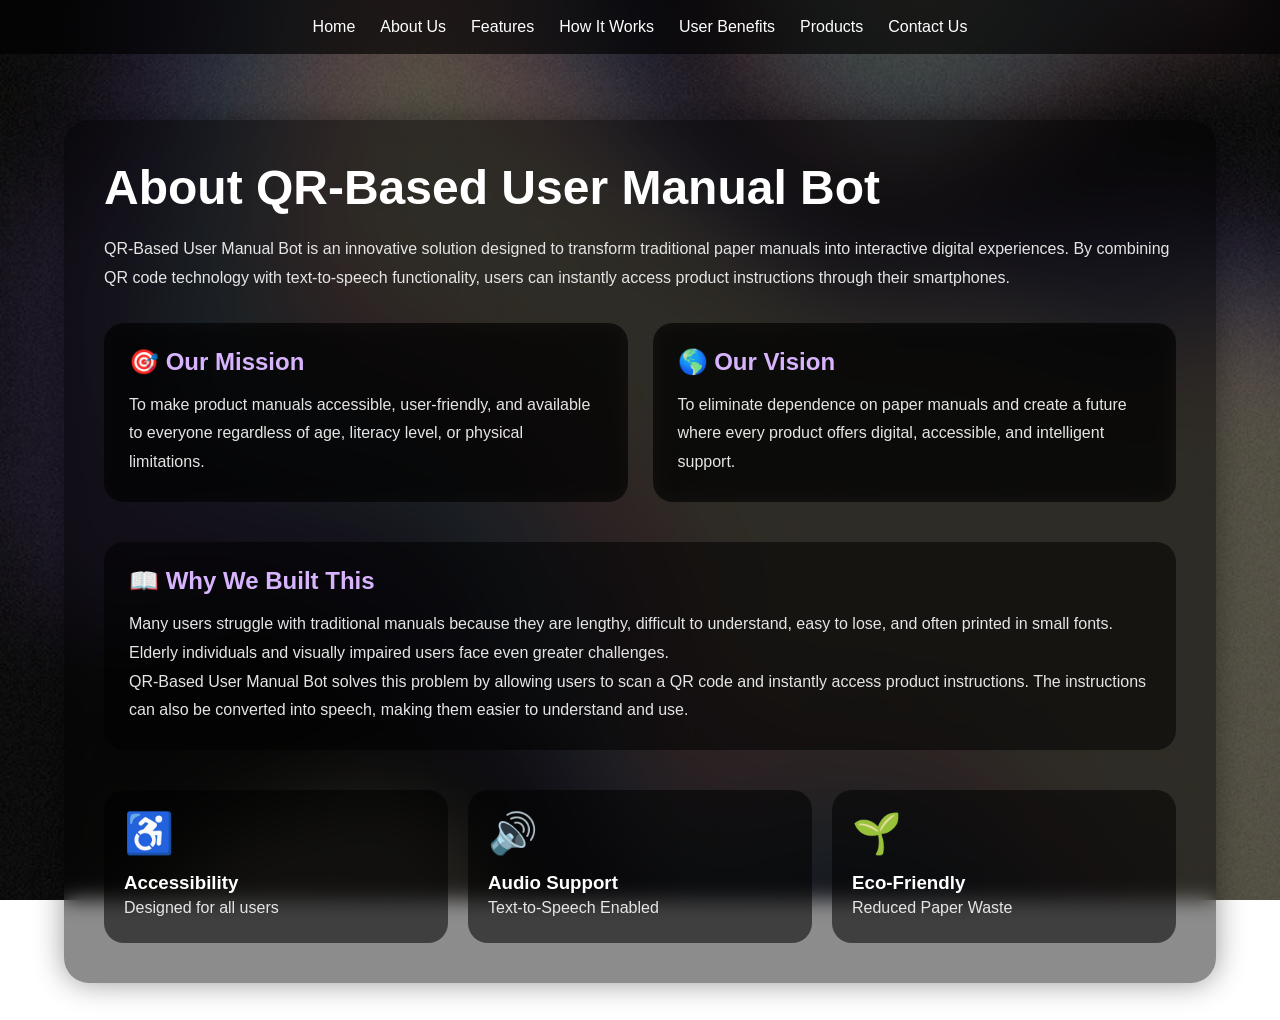
<file: about.html>
<!DOCTYPE html>
<html lang="en">

<head>
    <meta charset="UTF-8">
    <meta name="viewport" content="width=device-width, initial-scale=1.0">
    <title>About Us | QR-Based User Manual Bot</title>

    <link rel="stylesheet" href="styles.css">
</head>

<body>

    <!-- Navigation -->

    <nav>
        <ul>
            <li><a href="index.html">Home</a></li>
            <li><a href="about.html">About Us</a></li>
            <li><a href="features.html">Features</a></li>
            <li><a href="how-it-works.html">How It Works</a></li>
            <li><a href="user-benefits.html">User Benefits</a></li>
            <li><a href="products.html">Products</a></li>
            <li><a href="contact.html">Contact Us</a></li>
        </ul>
    </nav>

    <!-- About Section -->

    <section class="about-container">

        <h1>About QR-Based User Manual Bot</h1>

        <p>
            QR-Based User Manual Bot is an innovative solution designed
            to transform traditional paper manuals into interactive
            digital experiences. By combining QR code technology with
            text-to-speech functionality, users can instantly access
            product instructions through their smartphones.
        </p>

        <div class="about-grid">

            <div class="about-card">
                <h2>🎯 Our Mission</h2>

                <p>
                    To make product manuals accessible, user-friendly,
                    and available to everyone regardless of age,
                    literacy level, or physical limitations.
                </p>
            </div>

            <div class="about-card">
                <h2>🌎 Our Vision</h2>

                <p>
                    To eliminate dependence on paper manuals and create
                    a future where every product offers digital,
                    accessible, and intelligent support.
                </p>
            </div>

        </div>

        <div class="story-section">

            <h2>📖 Why We Built This</h2>

            <p>
                Many users struggle with traditional manuals because
                they are lengthy, difficult to understand, easy to lose,
                and often printed in small fonts. Elderly individuals
                and visually impaired users face even greater
                challenges.
            </p>

            <p>
                QR-Based User Manual Bot solves this problem by allowing
                users to scan a QR code and instantly access product
                instructions. The instructions can also be converted
                into speech, making them easier to understand and use.
            </p>

        </div>

        <div class="stats-section">

            <div class="stat-card">
                <h2>♿</h2>
                <h3>Accessibility</h3>
                <p>Designed for all users</p>
            </div>

            <div class="stat-card">
                <h2>🔊</h2>
                <h3>Audio Support</h3>
                <p>Text-to-Speech Enabled</p>
            </div>

            <div class="stat-card">
                <h2>🌱</h2>
                <h3>Eco-Friendly</h3>
                <p>Reduced Paper Waste</p>
            </div>

        </div>

    </section>

<script src="main.js"></script>

</body>
</html>
</file>
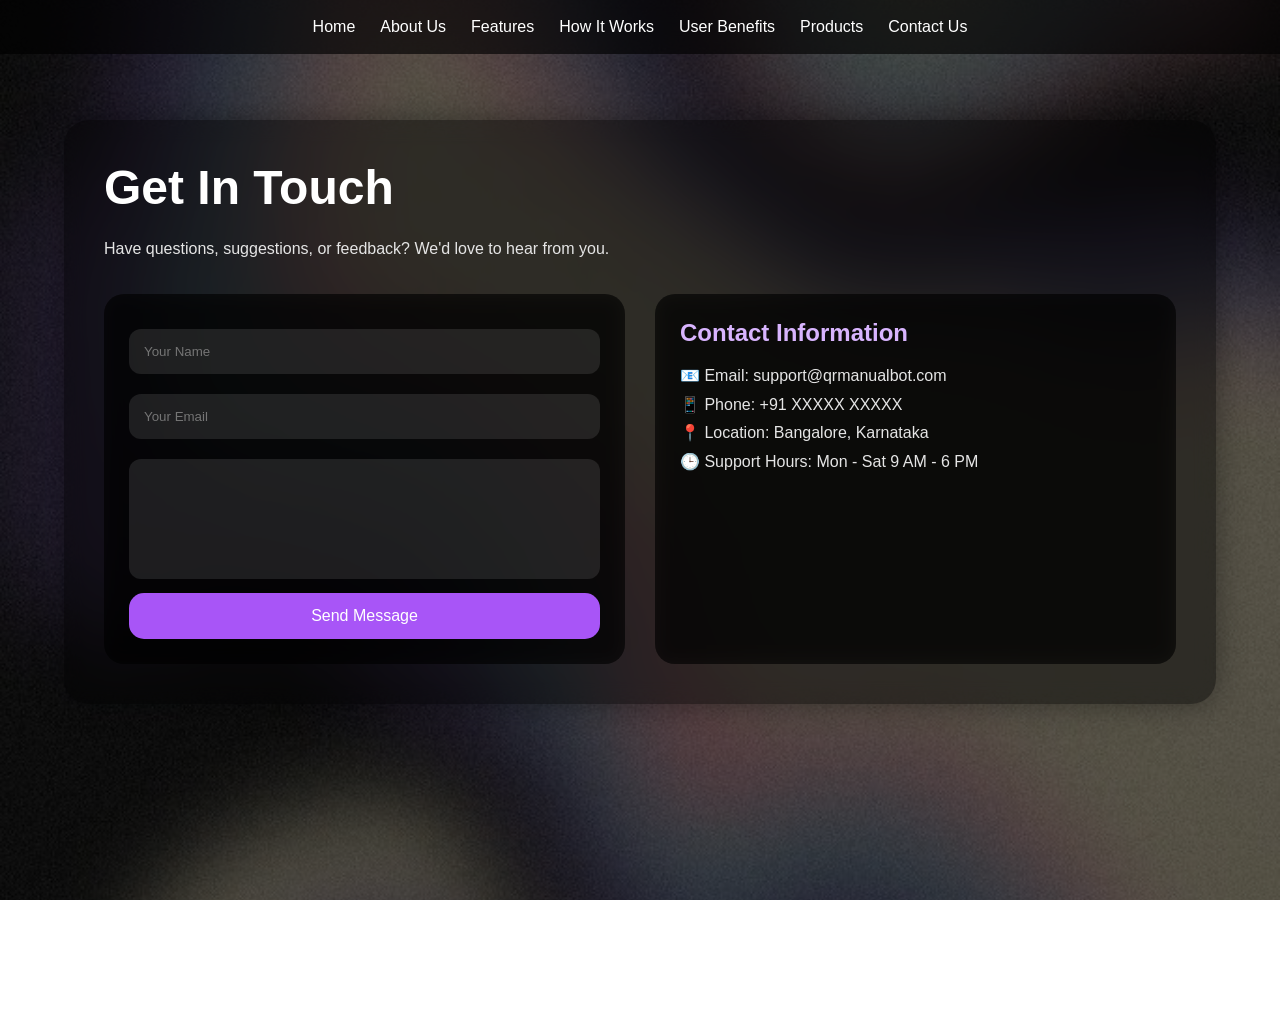
<file: contact.html>
<!DOCTYPE html>
<html lang="en">

<head>
    <meta charset="UTF-8">
    <meta name="viewport" content="width=device-width, initial-scale=1.0">
    <title>Contact Us | QR-Based User Manual Bot</title>

    <link rel="stylesheet" href="styles.css">
</head>

<body>

    <!-- Navigation -->

    <nav>
        <ul>
            <li><a href="index.html">Home</a></li>
            <li><a href="about.html">About Us</a></li>
            <li><a href="features.html">Features</a></li>
            <li><a href="how-it-works.html">How It Works</a></li>
            <li><a href="user-benefits.html">User Benefits</a></li>
            <li><a href="products.html">Products</a></li>
            <li><a href="contact.html">Contact Us</a></li>
        </ul>
    </nav>

    <!-- Contact Section -->

    <section class="contact-container">

        <h1>Get In Touch</h1>

        <p>
            Have questions, suggestions, or feedback?
            We'd love to hear from you.
        </p>

        <div class="contact-grid">

            <!-- Contact Form -->

            <div class="contact-form">

                <form id="contactForm">

                    <input
                        type="text"
                        placeholder="Your Name"
                        required>

                    <input
                        type="email"
                        placeholder="Your Email"
                        required>

                    <textarea
                        rows="6"
                        placeholder="Write your message here..."
                        required>
                    </textarea>

                    <button type="submit">
                        Send Message
                    </button>

                </form>

            </div>

            <!-- Contact Info -->

            <div class="contact-info">

                <h2>Contact Information</h2>

                <p>
                    📧 Email:
                    support@qrmanualbot.com
                </p>

                <p>
                    📱 Phone:
                    +91 XXXXX XXXXX
                </p>

                <p>
                    📍 Location:
                    Bangalore, Karnataka
                </p>

                <p>
                    🕒 Support Hours:
                    Mon - Sat
                    9 AM - 6 PM
                </p>

            </div>

        </div>

        <div id="success-message"></div>

    </section>

<script src="main.js"></script>

</body>
</html>
</file>
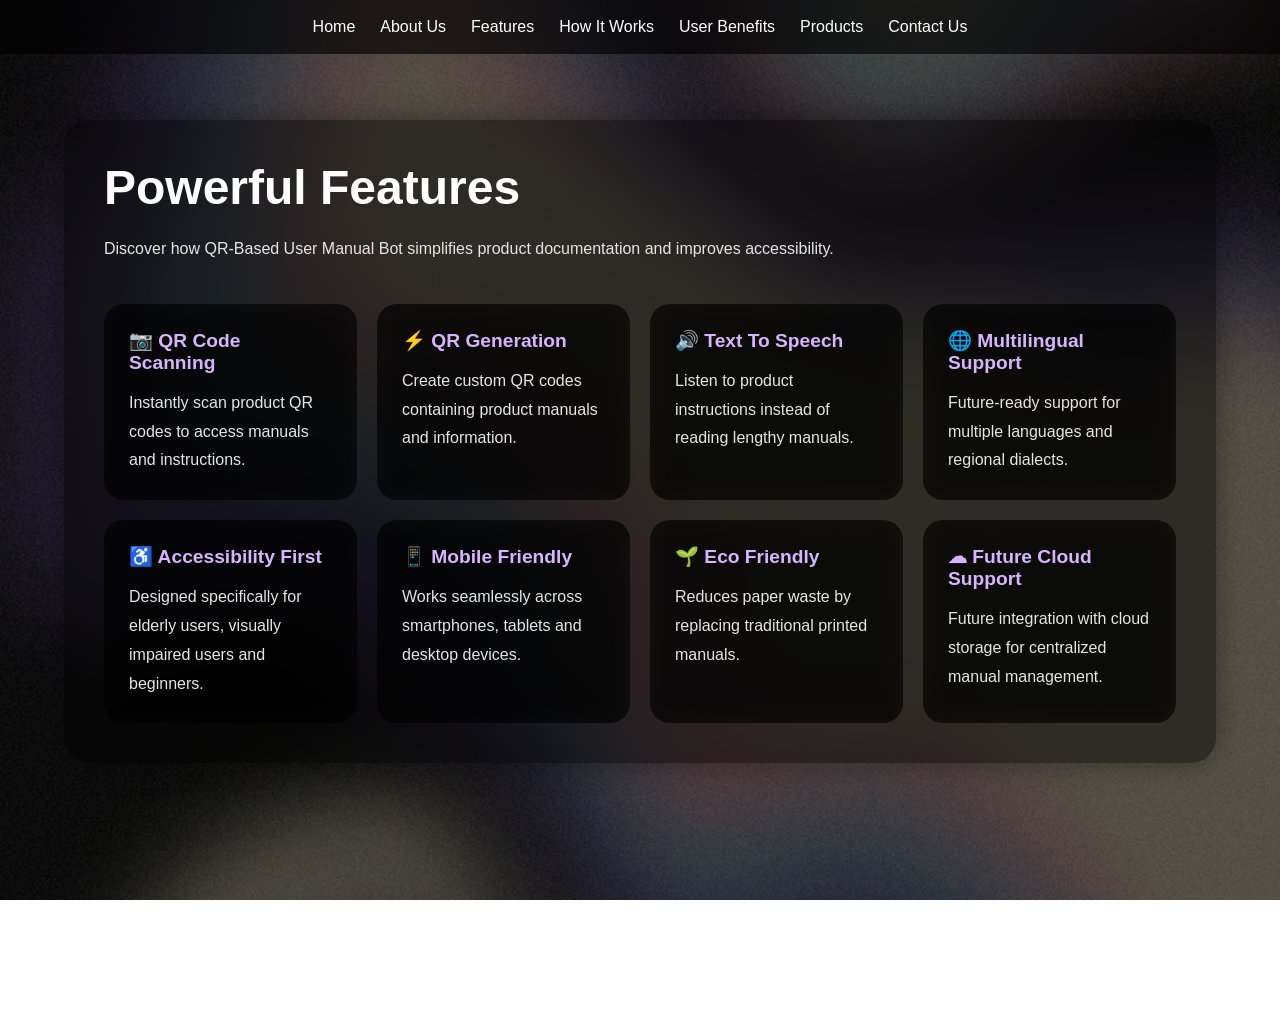
<file: features.html>
<!DOCTYPE html>
<html lang="en">

<head>
    <meta charset="UTF-8">
    <meta name="viewport" content="width=device-width, initial-scale=1.0">
    <title>Features | QR-Based User Manual Bot</title>

    <link rel="stylesheet" href="styles.css">
</head>

<body>

    <!-- Navigation -->

    <nav>
        <ul>
            <li><a href="index.html">Home</a></li>
            <li><a href="about.html">About Us</a></li>
            <li><a href="features.html">Features</a></li>
            <li><a href="how-it-works.html">How It Works</a></li>
            <li><a href="user-benefits.html">User Benefits</a></li>
            <li><a href="products.html">Products</a></li>
            <li><a href="contact.html">Contact Us</a></li>
        </ul>
    </nav>

    <section class="features-container">

        <h1>Powerful Features</h1>

        <p>
            Discover how QR-Based User Manual Bot simplifies
            product documentation and improves accessibility.
        </p>

        <div class="features-grid">

            <div class="feature-card">
                <h2>📷 QR Code Scanning</h2>
                <p>
                    Instantly scan product QR codes to access
                    manuals and instructions.
                </p>
            </div>

            <div class="feature-card">
                <h2>⚡ QR Generation</h2>
                <p>
                    Create custom QR codes containing
                    product manuals and information.
                </p>
            </div>

            <div class="feature-card">
                <h2>🔊 Text To Speech</h2>
                <p>
                    Listen to product instructions instead
                    of reading lengthy manuals.
                </p>
            </div>

            <div class="feature-card">
                <h2>🌐 Multilingual Support</h2>
                <p>
                    Future-ready support for multiple
                    languages and regional dialects.
                </p>
            </div>

            <div class="feature-card">
                <h2>♿ Accessibility First</h2>
                <p>
                    Designed specifically for elderly users,
                    visually impaired users and beginners.
                </p>
            </div>

            <div class="feature-card">
                <h2>📱 Mobile Friendly</h2>
                <p>
                    Works seamlessly across smartphones,
                    tablets and desktop devices.
                </p>
            </div>

            <div class="feature-card">
                <h2>🌱 Eco Friendly</h2>
                <p>
                    Reduces paper waste by replacing
                    traditional printed manuals.
                </p>
            </div>

            <div class="feature-card">
                <h2>☁ Future Cloud Support</h2>
                <p>
                    Future integration with cloud storage
                    for centralized manual management.
                </p>
            </div>

        </div>

    </section>

<script src="main.js"></script>

</body>
</html>
</file>
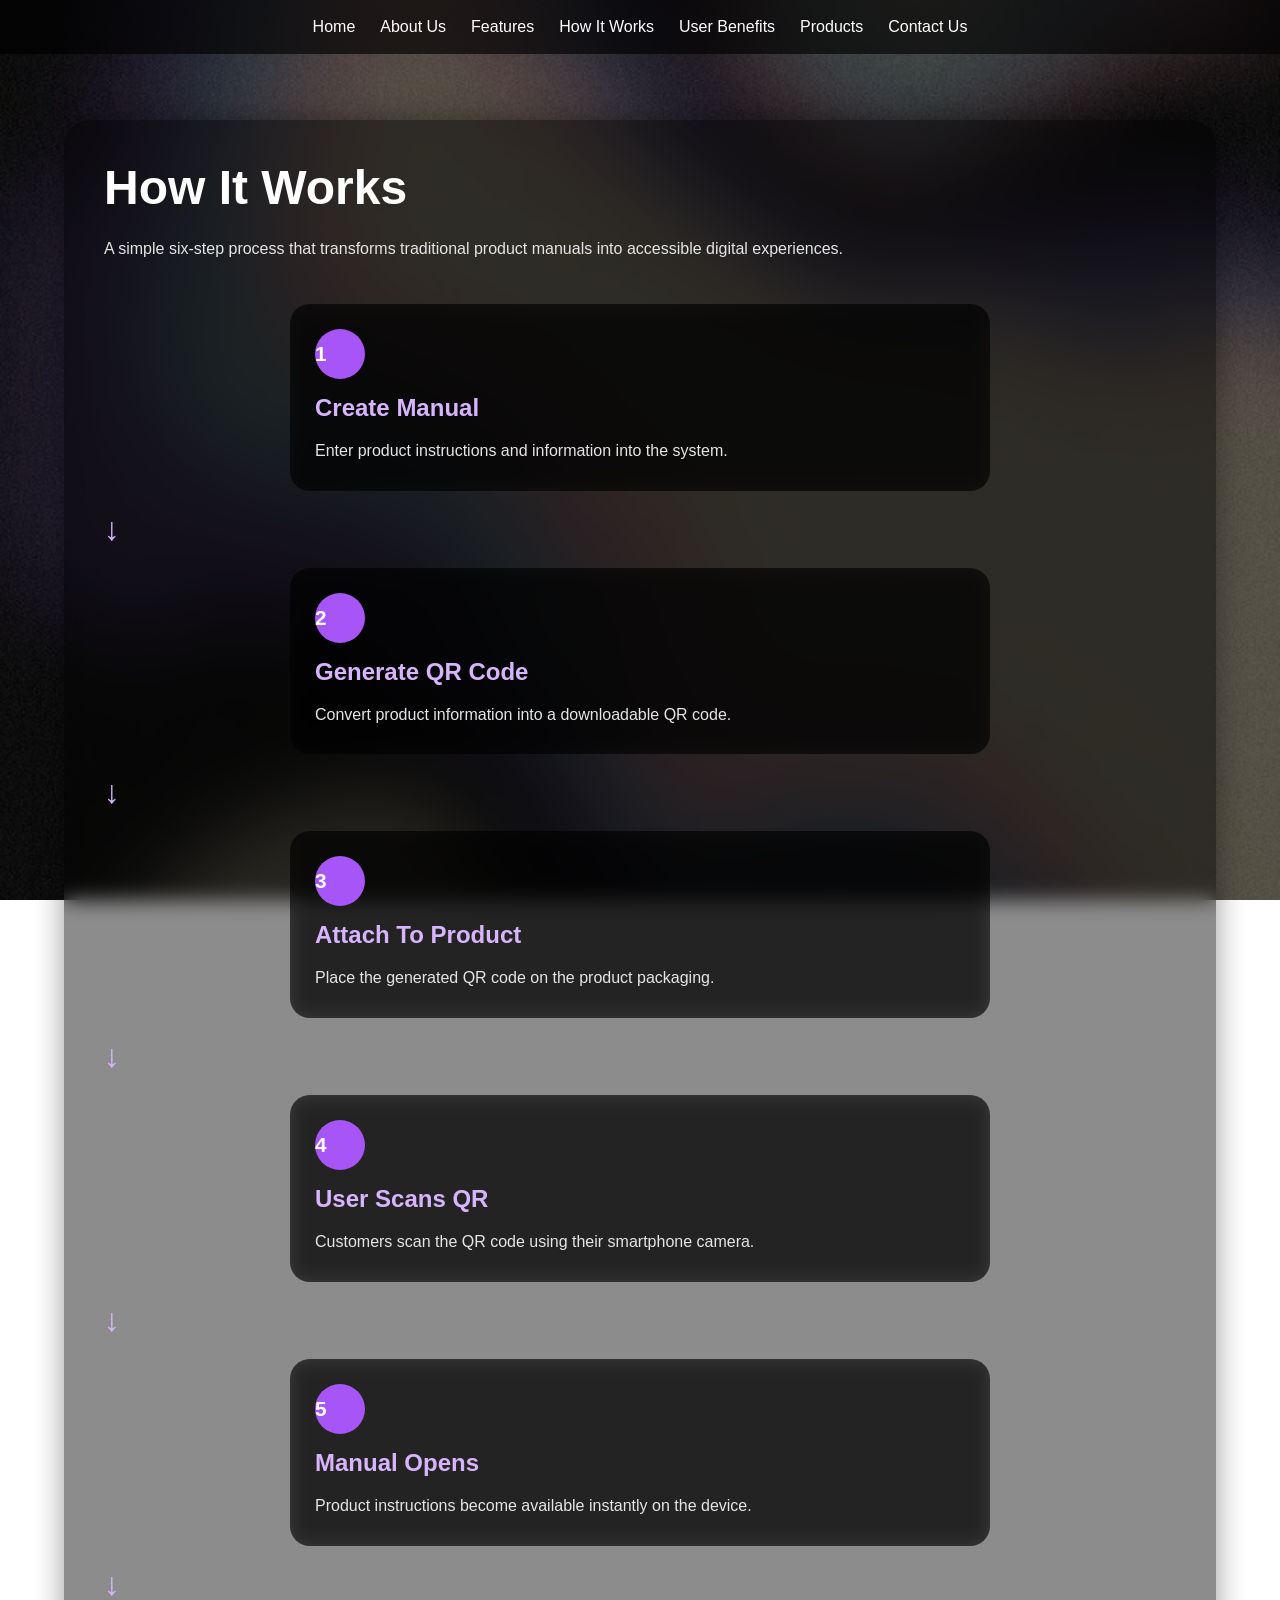
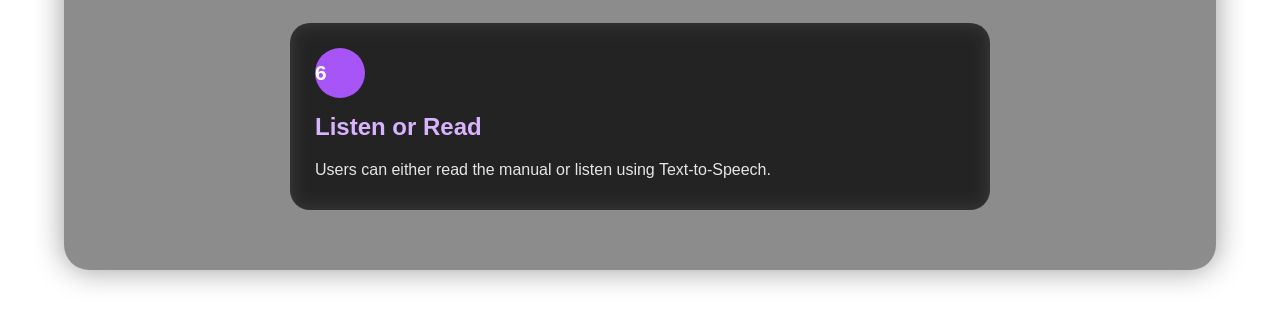
<file: how-it-works.html>
<!DOCTYPE html>
<html lang="en">

<head>
    <meta charset="UTF-8">
    <meta name="viewport" content="width=device-width, initial-scale=1.0">
    <title>How It Works | QR-Based User Manual Bot</title>

    <link rel="stylesheet" href="styles.css">
</head>

<body>

    <!-- Navigation -->

    <nav>
        <ul>
            <li><a href="index.html">Home</a></li>
            <li><a href="about.html">About Us</a></li>
            <li><a href="features.html">Features</a></li>
            <li><a href="how-it-works.html">How It Works</a></li>
            <li><a href="user-benefits.html">User Benefits</a></li>
            <li><a href="products.html">Products</a></li>
            <li><a href="contact.html">Contact Us</a></li>
        </ul>
    </nav>

    <section class="workflow-container">

        <h1>How It Works</h1>

        <p>
            A simple six-step process that transforms traditional
            product manuals into accessible digital experiences.
        </p>

        <div class="timeline">

            <div class="timeline-card">
                <span>1</span>
                <h2>Create Manual</h2>
                <p>
                    Enter product instructions and information
                    into the system.
                </p>
            </div>

            <div class="timeline-arrow">↓</div>

            <div class="timeline-card">
                <span>2</span>
                <h2>Generate QR Code</h2>
                <p>
                    Convert product information into a
                    downloadable QR code.
                </p>
            </div>

            <div class="timeline-arrow">↓</div>

            <div class="timeline-card">
                <span>3</span>
                <h2>Attach To Product</h2>
                <p>
                    Place the generated QR code on the
                    product packaging.
                </p>
            </div>

            <div class="timeline-arrow">↓</div>

            <div class="timeline-card">
                <span>4</span>
                <h2>User Scans QR</h2>
                <p>
                    Customers scan the QR code using
                    their smartphone camera.
                </p>
            </div>

            <div class="timeline-arrow">↓</div>

            <div class="timeline-card">
                <span>5</span>
                <h2>Manual Opens</h2>
                <p>
                    Product instructions become available
                    instantly on the device.
                </p>
            </div>

            <div class="timeline-arrow">↓</div>

            <div class="timeline-card">
                <span>6</span>
                <h2>Listen or Read</h2>
                <p>
                    Users can either read the manual or
                    listen using Text-to-Speech.
                </p>
            </div>

        </div>

    </section>

<script src="main.js"></script>

</body>
</html>
</file>
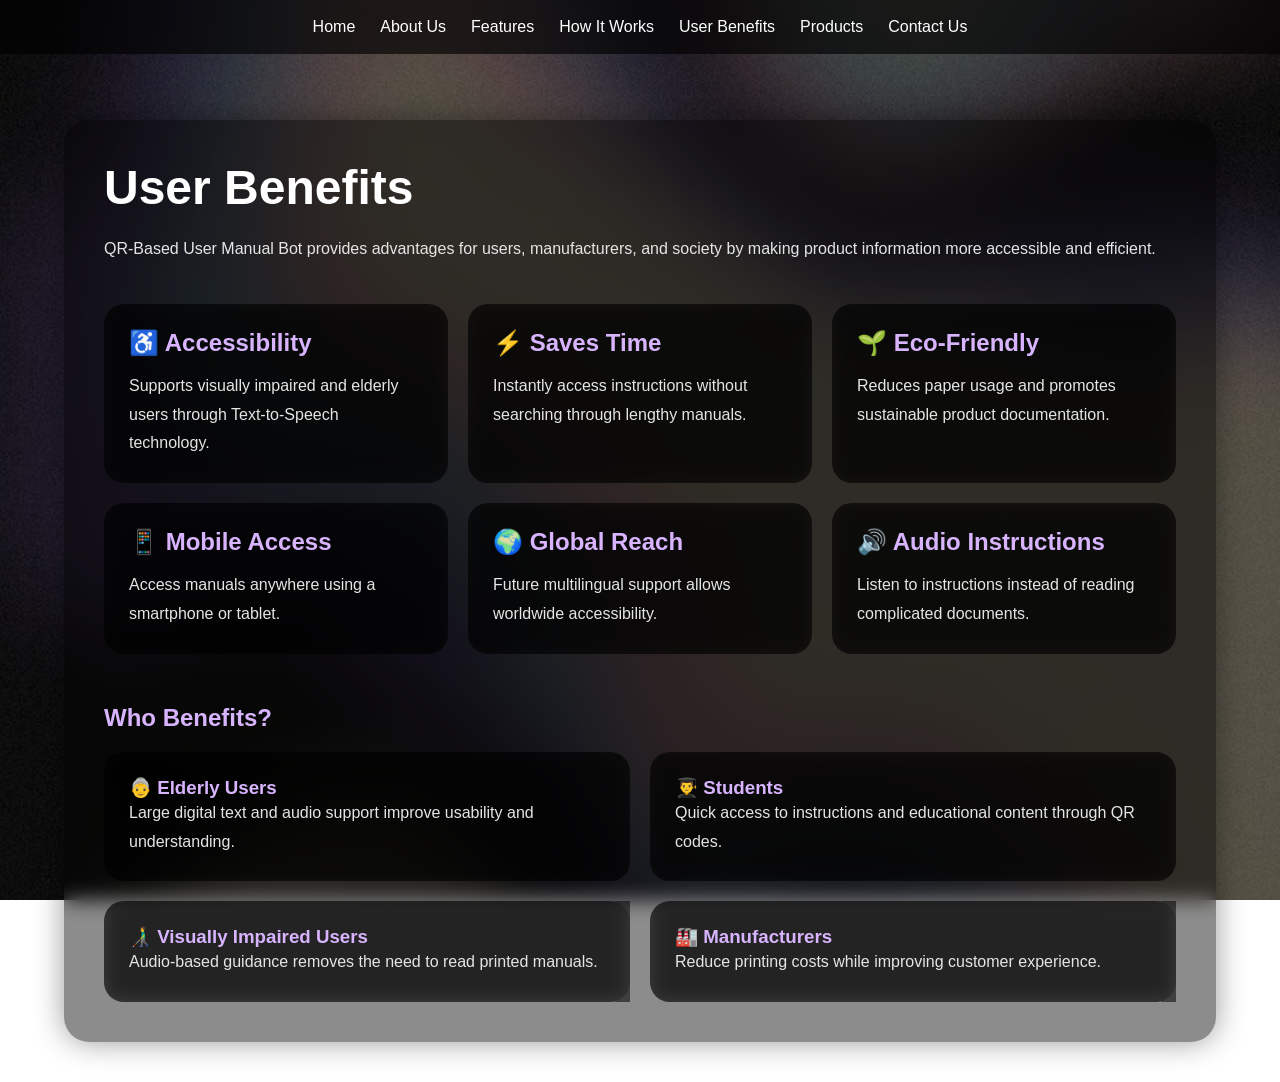
<file: user-benefits.html>
<!DOCTYPE html>
<html lang="en">

<head>
    <meta charset="UTF-8">
    <meta name="viewport" content="width=device-width, initial-scale=1.0">
    <title>User Benefits | QR-Based User Manual Bot</title>

    <link rel="stylesheet" href="styles.css">
</head>

<body>

    <!-- Navigation -->

    <nav>
        <ul>
            <li><a href="index.html">Home</a></li>
            <li><a href="about.html">About Us</a></li>
            <li><a href="features.html">Features</a></li>
            <li><a href="how-it-works.html">How It Works</a></li>
            <li><a href="user-benefits.html">User Benefits</a></li>
            <li><a href="products.html">Products</a></li>
            <li><a href="contact.html">Contact Us</a></li>
        </ul>
    </nav>

    <section class="benefits-container">

        <h1>User Benefits</h1>

        <p>
            QR-Based User Manual Bot provides advantages
            for users, manufacturers, and society by making
            product information more accessible and efficient.
        </p>

        <div class="benefits-grid">

            <div class="benefit-card">
                <h2>♿ Accessibility</h2>

                <p>
                    Supports visually impaired and elderly
                    users through Text-to-Speech technology.
                </p>
            </div>

            <div class="benefit-card">
                <h2>⚡ Saves Time</h2>

                <p>
                    Instantly access instructions without
                    searching through lengthy manuals.
                </p>
            </div>

            <div class="benefit-card">
                <h2>🌱 Eco-Friendly</h2>

                <p>
                    Reduces paper usage and promotes
                    sustainable product documentation.
                </p>
            </div>

            <div class="benefit-card">
                <h2>📱 Mobile Access</h2>

                <p>
                    Access manuals anywhere using a
                    smartphone or tablet.
                </p>
            </div>

            <div class="benefit-card">
                <h2>🌍 Global Reach</h2>

                <p>
                    Future multilingual support allows
                    worldwide accessibility.
                </p>
            </div>

            <div class="benefit-card">
                <h2>🔊 Audio Instructions</h2>

                <p>
                    Listen to instructions instead of
                    reading complicated documents.
                </p>
            </div>

        </div>

        <!-- User Categories -->

        <div class="target-users">

            <h2>Who Benefits?</h2>

            <div class="user-grid">

                <div class="user-card">
                    <h3>👵 Elderly Users</h3>

                    <p>
                        Large digital text and audio support
                        improve usability and understanding.
                    </p>
                </div>

                <div class="user-card">
                    <h3>👨‍🎓 Students</h3>

                    <p>
                        Quick access to instructions and
                        educational content through QR codes.
                    </p>
                </div>

                <div class="user-card">
                    <h3>👨‍🦯 Visually Impaired Users</h3>

                    <p>
                        Audio-based guidance removes the
                        need to read printed manuals.
                    </p>
                </div>

                <div class="user-card">
                    <h3>🏭 Manufacturers</h3>

                    <p>
                        Reduce printing costs while improving
                        customer experience.
                    </p>
                </div>

            </div>

        </div>

    </section>

<script src="main.js"></script>

</body>
</html>
</file>
<file: styles.css>
/* ==========================
   GLOBAL STYLES
========================== */

*{
    margin:0;
    padding:0;
    box-sizing:border-box;
}

body{
    font-family:'Poppins',sans-serif;
    color:white;

    background:
    linear-gradient(
        rgba(0,0,0,0.65),
        rgba(0,0,0,0.65)
    ),
    url('BACKGROUND.jpg');

    background-size:cover;
    background-position:center;
    background-attachment:fixed;

    min-height:100vh;
    overflow-x:hidden;
}

/* ==========================
   NAVIGATION
========================== */

nav{
    position:fixed;
    top:0;
    width:100%;
    padding:18px 40px;
    display:flex;
    justify-content:center;
    background:rgba(0,0,0,0.65);
    backdrop-filter:blur(15px);
    z-index:1000;
}

nav ul{
    display:flex;
    list-style:none;
    gap:25px;
}

nav ul li a{
    text-decoration:none;
    color:white;
    font-weight:500;
    transition:0.3s;
}

nav ul li a:hover{
    color:#d8b4fe;
}

/* ==========================
   COMMON SECTIONS
========================== */

section{
    width:90%;
    max-width:1200px;
    margin:120px auto 40px auto;
    background:rgba(0,0,0,0.45);
    backdrop-filter:blur(10px);
    border-radius:25px;
    padding:40px;
    box-shadow:0 0 30px rgba(0,0,0,0.4);
}

h1{
    font-size:3rem;
    margin-bottom:20px;
}

h2{
    margin-bottom:15px;
    color:#d8b4fe;
}

p{
    line-height:1.8;
    color:#e5e5e5;
}

/* ==========================
   BUTTONS
========================== */

button{
    background:#a855f7;
    color:white;
    border:none;
    padding:14px 28px;
    border-radius:15px;
    cursor:pointer;
    font-size:1rem;
    transition:0.3s;
}

button:hover{
    background:#9333ea;
    transform:translateY(-3px);
}

.hero-buttons{
    margin-top:30px;
    display:flex;
    justify-content:center;
    gap:20px;
    flex-wrap:wrap;
}

.usp-container{
    display:grid;
    grid-template-columns:repeat(3,1fr);
    gap:20px;
}

.usp-card{
    background:rgba(0,0,0,0.55);
    backdrop-filter:blur(10px);
    padding:25px;
    border-radius:20px;
    transition:0.3s;
}

.usp-card:hover{
    transform:translateY(-8px);
    box-shadow:0 0 20px rgba(168,85,247,0.5);
}

.usp-card h3{
    color:#d8b4fe;
}

#reader{
    margin-top:30px;
    max-width:500px;
    margin-left:auto;
    margin-right:auto;
}

#scan-result{
    margin-top:20px;
}

/* ABOUT PAGE */

.about-container{
    max-width:1200px;
    width:90%;
}

.about-grid{
    display:grid;
    grid-template-columns:1fr 1fr;
    gap:25px;
    margin-top:30px;
}

.about-card{
    background:rgba(0,0,0,0.55);
    backdrop-filter:blur(10px);
    padding:25px;
    border-radius:20px;
}

.about-card h2{
    color:#d8b4fe;
}

.story-section{
    margin-top:40px;
    background:rgba(0,0,0,0.55);
    padding:25px;
    border-radius:20px;
}

.story-section h2{
    color:#d8b4fe;
}

.stats-section{
    display:grid;
    grid-template-columns:repeat(3,1fr);
    gap:20px;
    margin-top:40px;
}

.stat-card{
    background:rgba(0,0,0,0.55);
    padding:20px;
    border-radius:20px;
}

.stat-card h2{
    font-size:2.5rem;
}

@media(max-width:768px){

.about-grid{
    grid-template-columns:1fr;
}

.stats-section{
    grid-template-columns:1fr;
}

}

/* FEATURES PAGE */

.features-container{
    width:90%;
    max-width:1200px;
}

.features-grid{
    display:grid;
    grid-template-columns:repeat(4,1fr);
    gap:20px;
    margin-top:40px;
}

.feature-card{
    background:rgba(0,0,0,0.55);
    backdrop-filter:blur(10px);
    border-radius:20px;
    padding:25px;
    transition:0.3s;
}

.feature-card:hover{
    transform:translateY(-8px);
    box-shadow:0 0 20px rgba(168,85,247,0.5);
}

.feature-card h2{
    color:#d8b4fe;
    font-size:1.2rem;
}

@media(max-width:992px){

.features-grid{
    grid-template-columns:repeat(2,1fr);
}

}

@media(max-width:768px){

.features-grid{
    grid-template-columns:1fr;
}

}

/* HOW IT WORKS PAGE */

.workflow-container{
    width:90%;
    max-width:1200px;
}

.timeline{
    margin-top:40px;
}

.timeline-card{
    background:rgba(0,0,0,0.55);
    backdrop-filter:blur(10px);
    padding:25px;
    border-radius:20px;
    margin:20px auto;
    max-width:700px;
    transition:0.3s;
}

.timeline-card:hover{
    transform:scale(1.02);
    box-shadow:0 0 20px rgba(168,85,247,0.4);
}

.timeline-card span{
    display:inline-block;
    width:50px;
    height:50px;
    line-height:50px;
    border-radius:50%;
    background:#a855f7;
    color:white;
    font-weight:bold;
    font-size:1.3rem;
    margin-bottom:15px;
}

.timeline-card h2{
    color:#d8b4fe;
}

.timeline-arrow{
    font-size:2rem;
    color:#d8b4fe;
    margin:10px 0;
}


/* USER BENEFITS PAGE */

.benefits-container{
    width:90%;
    max-width:1200px;
}

.benefits-grid{
    display:grid;
    grid-template-columns:repeat(3,1fr);
    gap:20px;
    margin-top:40px;
}

.benefit-card{
    background:rgba(0,0,0,0.55);
    backdrop-filter:blur(10px);
    padding:25px;
    border-radius:20px;
    transition:0.3s;
}

.benefit-card:hover{
    transform:translateY(-8px);
    box-shadow:0 0 20px rgba(168,85,247,0.4);
}

.benefit-card h2{
    color:#d8b4fe;
}

.target-users{
    margin-top:50px;
}

.target-users h2{
    color:#d8b4fe;
}

.user-grid{
    display:grid;
    grid-template-columns:repeat(2,1fr);
    gap:20px;
    margin-top:20px;
}

.user-card{
    background:rgba(0,0,0,0.55);
    backdrop-filter:blur(10px);
    padding:25px;
    border-radius:20px;
}

.user-card h3{
    color:#d8b4fe;
}

@media(max-width:992px){

.benefits-grid{
    grid-template-columns:repeat(2,1fr);
}

}

@media(max-width:768px){

.benefits-grid{
    grid-template-columns:1fr;
}

.user-grid{
    grid-template-columns:1fr;
}

}

/* CONTACT PAGE */

.contact-container{
    max-width:1200px;
    width:90%;
}

.contact-grid{
    display:grid;
    grid-template-columns:1fr 1fr;
    gap:30px;
    margin-top:30px;
}

.contact-form,
.contact-info{
    background:rgba(0,0,0,0.55);
    backdrop-filter:blur(10px);
    padding:25px;
    border-radius:20px;
}

.contact-form input,
.contact-form textarea{
    width:100%;
    padding:15px;
    margin:10px 0;
    border:none;
    border-radius:12px;
    background:rgba(255,255,255,0.1);
    color:white;
}

.contact-form textarea{
    resize:none;
}

.contact-form button{
    width:100%;
}

.contact-info h2{
    color:#d8b4fe;
}

#success-message{
    margin-top:20px;
    color:#7CFC00;
    font-weight:bold;
}

@media(max-width:768px){

.contact-grid{
    grid-template-columns:1fr;
}

}

@media(max-width:992px){

.features-grid,
.benefits-grid,
.usp-container,
.stats-section{
    grid-template-columns:repeat(2,1fr);
}

}

@media(max-width:768px){

nav ul{
    flex-direction:column;
    align-items:center;
}

.features-grid,
.benefits-grid,
.user-grid,
.about-grid,
.stats-section,
.usp-container,
.contact-grid{
    grid-template-columns:1fr;
}

h1{
    font-size:2rem;
}

section{
    padding:25px;
}

}

/* ==========================
   PRODUCTS PAGE
========================== */

.products-container{
    width:90%;
    max-width:1200px;
}

.product-form{
    display:flex;
    flex-direction:column;
    gap:15px;

    margin-top:30px;
}

.product-form input,
.product-form textarea{

    width:100%;

    padding:15px;

    border:none;

    border-radius:15px;

    background:rgba(255,255,255,0.08);

    color:white;

    font-size:1rem;
}

.product-form textarea{
    resize:none;
}

.product-form input::placeholder,
.product-form textarea::placeholder{
    color:#cfcfcf;
}

#qr-code{

    margin-top:30px;

    display:flex;

    justify-content:center;
}

#qr-code canvas{

    background:white;

    padding:15px;

    border-radius:15px;
}

#downloadBtn{

    margin-top:20px;
}

/* ==========================
   SCANNER RESULT
========================== */

.scan-success{

    margin-top:25px;

    background:rgba(0,0,0,0.65);

    backdrop-filter:blur(12px);

    padding:25px;

    border-radius:20px;
}

.scan-success h2{

    color:#d8b4fe;
}

.scan-success textarea{

    width:100%;

    min-height:180px;

    padding:15px;

    margin-top:15px;

    border:none;

    border-radius:15px;

    background:rgba(255,255,255,0.08);

    color:white;

    resize:none;
}

.scan-buttons{

    display:flex;

    justify-content:center;

    gap:15px;

    margin-top:20px;

    flex-wrap:wrap;
}

/* ==========================
   ACTIVE NAV LINK
========================== */

nav a.active{

    color:#d8b4fe;

    font-weight:700;

    border-bottom:2px solid #d8b4fe;

    padding-bottom:5px;
}


/* ==========================
   SUCCESS MESSAGE
========================== */

#success-message{

    margin-top:20px;

    color:#7CFC00;

    font-weight:bold;

    display:none;
}

/* ==========================
   SCAN RESULT MODAL
========================== */

.modal-overlay{

    position:fixed;

    top:0;
    left:0;

    width:100%;
    height:100%;

    background:rgba(0,0,0,0.85);

    backdrop-filter:blur(10px);

    display:flex;

    justify-content:center;
    align-items:center;

    z-index:9999;
}

.scan-modal{

    width:90%;
    max-width:750px;

    background:rgba(20,20,20,0.95);

    border:1px solid rgba(168,85,247,0.4);

    border-radius:25px;

    overflow:hidden;

    box-shadow:
    0 0 30px rgba(168,85,247,0.35);
}

.modal-header{

    display:flex;

    justify-content:space-between;

    align-items:center;

    padding:20px 30px;

    background:rgba(168,85,247,0.15);
}

.modal-header h2{

    color:#d8b4fe;

    margin:0;
}

.close-btn{

    background:none;

    border:none;

    color:white;

    font-size:1.4rem;

    cursor:pointer;
}

.modal-body{

    padding:25px;
}

.modal-body h3{

    color:#d8b4fe;

    margin-bottom:15px;
}

.modal-body textarea{

    width:100%;

    height:220px;

    padding:15px;

    border:none;

    border-radius:15px;

    background:rgba(255,255,255,0.08);

    color:white;

    resize:none;

    font-size:1rem;
}

.modal-footer{

    display:flex;

    justify-content:center;

    gap:15px;

    padding:25px;
}

.listen-btn{

    background:#a855f7;
}

.close-modal-btn{

    background:#444;
}

.close-modal-btn:hover{

    background:#666;
}
</file>
